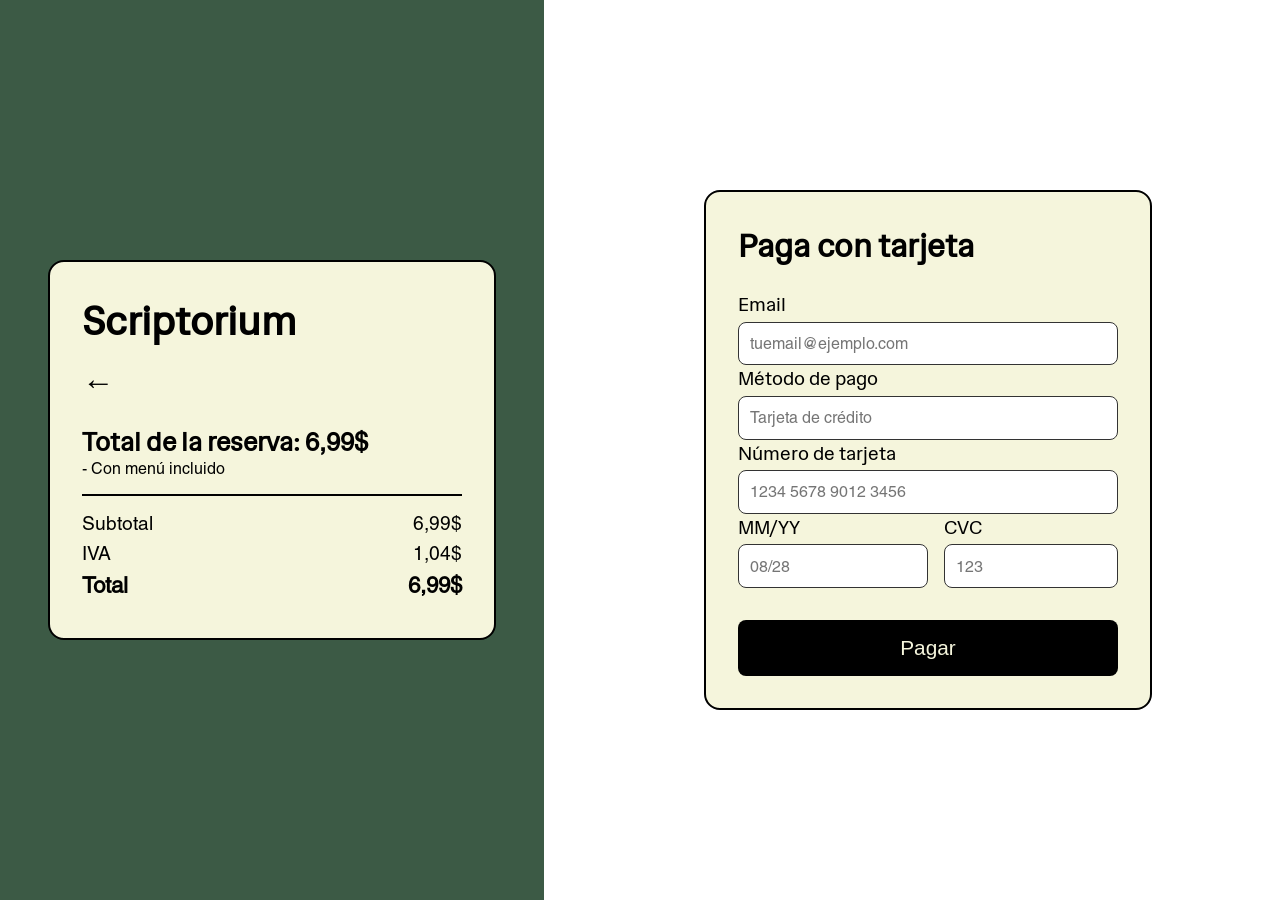
<file: html/eventos.html>
<!DOCTYPE html>
<html lang="en">
<head>
    <meta charset="UTF-8">
    <meta name="viewport" content="width=device-width, initial-scale=1.0">
    <link rel="stylesheet" href="../estilos/event.css">
    <title>Eventos</title>
</head>
<body>
<article id="pago-container">
    

   
    <div id="resumen">
        <h1>Scriptorium</h1>

        <a id="volver" href="../html/cafe.html">←</a>

        <h2>Total de la reserva: <span>6,99$</span></h2>
        <p>- Con menú incluido</p>

        <div class="linea"></div>

        <div class="fila">
            <span>Subtotal</span>
            <span>6,99$</span>
        </div>

        <div class="fila">
            <span>IVA</span>
            <span>1,04$</span>
        </div>

        <div class="fila total">
            <span>Total</span>
            <span>6,99$</span>
        </div>
    </div>
</article>   
<article id="pag-container">
    
    <div id="pago">
        <h2>Paga con tarjeta</h2>

        <label>Email</label>
        <input type="email" placeholder="tuemail@ejemplo.com">

        <label>Método de pago</label>
        <input type="text" placeholder="Tarjeta de crédito">

        <label>Número de tarjeta</label>
        <input type="text" placeholder="1234 5678 9012 3456">

        <div id="fila-doble">
            <div>
                <label>MM/YY</label>
                <input type="text" placeholder="08/28">
            </div>

            <div>
                <label>CVC</label>
                <input type="text" placeholder="123">
            </div>
        </div>

        <button id="btn-pagar">Pagar</button>
    </div>
</article> 

</body>
</html>
</file>
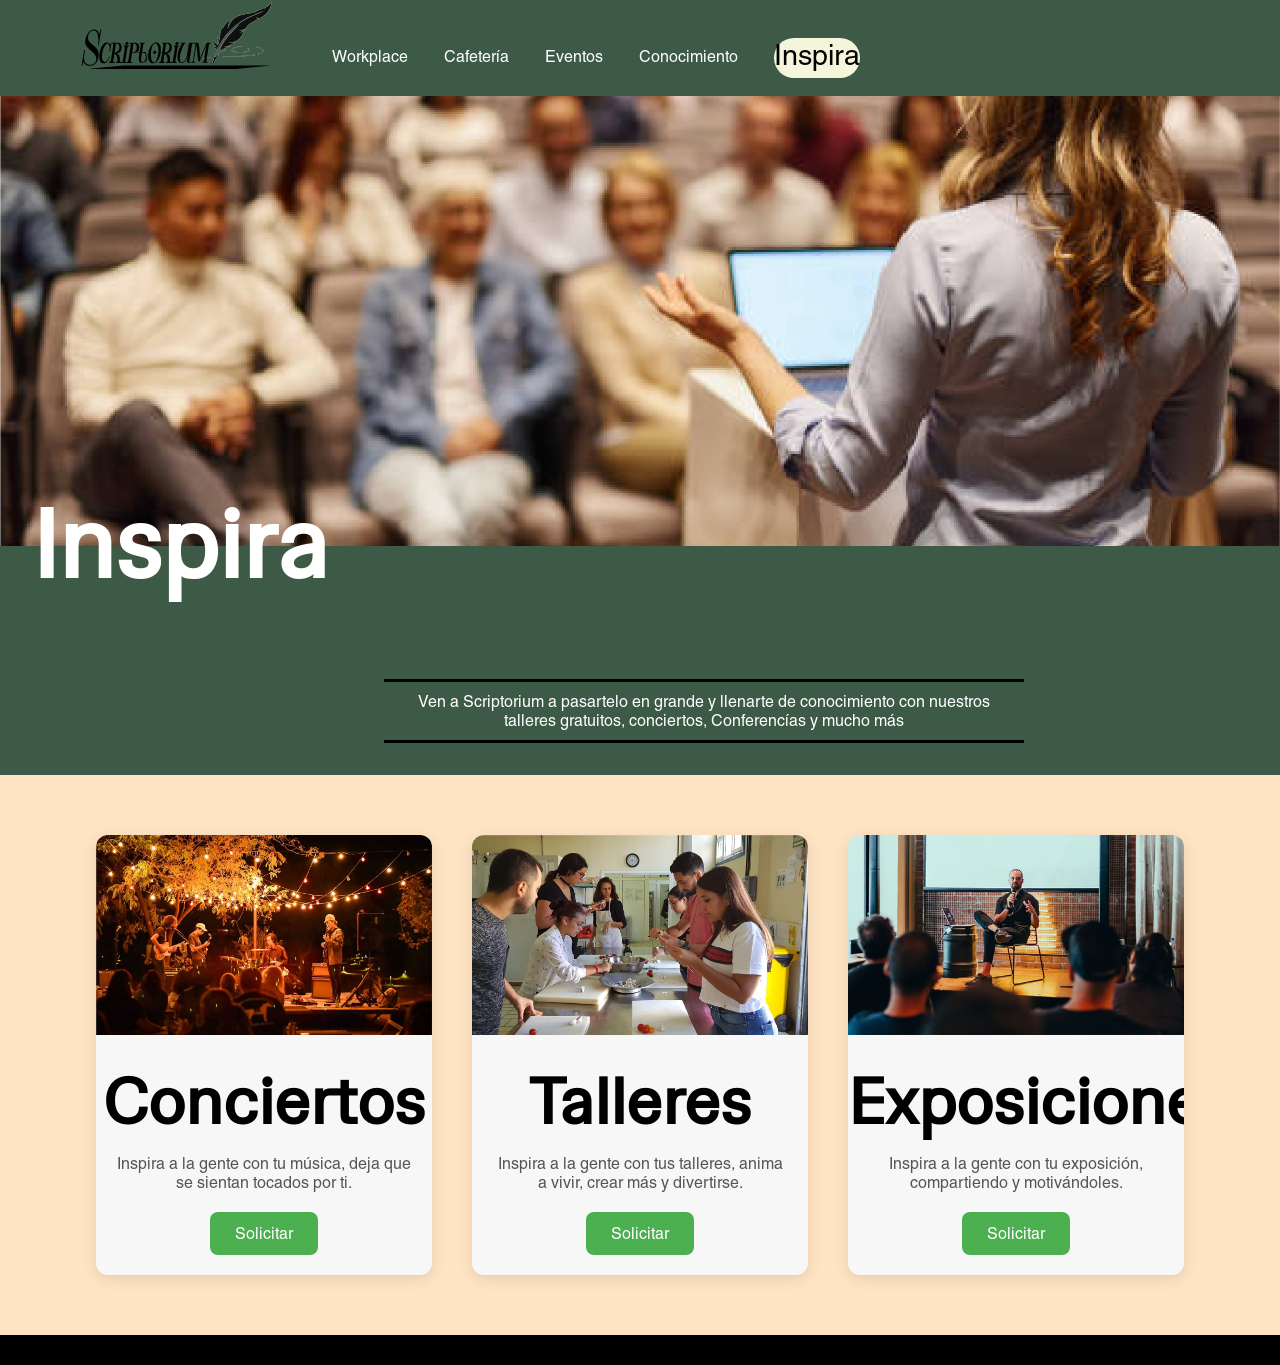
<file: html/inspira.html>
<!DOCTYPE html>
<html lang="en">
<head>
    <meta charset="UTF-8">
    <meta name="viewport" content="width=device-width, initial-scale=1.0">
    <link rel="stylesheet" href="../estilos/inspira.css">
    <title>Inspira</title>
</head>
<body>
   <nav>
        <a class="home" href=""><img src="../img/Logo.png" alt=""></a>
        <a href="../html/workspace.html" class="topnav">
            Workplace
        </a>
        <a href="../html/cafe.html" class="topnav">
            Cafetería
        </a>
        <a href="../html/wtf.html" class="topnav">
            Eventos
        </a>
        <a href="../html/conocimiento.html" class="topnav">
            Conocimiento
        </a>
        <a href="../html/inspira.html" class="actual">
            Inspira
        </a>
       <div class="subnav">

       </div>
    </nav>
    <header>
        <div id="caf">
        <img src="../img4/2Recurso_1.png" height="500rem" width="1000rem" alt="">
        <h2>Inspira</h2>
        </div>

        <p>
           Ven a Scriptorium a pasartelo en grande y llenarte de conocimiento con nuestros talleres gratuitos, conciertos, Conferencías y mucho más
        </p>
    </header>
  
  <section class="cards-section">

    <div class="card">
      <img src="../img4/2Recurso_5.png" alt="">
      <h2>Conciertos</h2>
      <p>Inspira a la gente con tu música, deja que se sientan tocados por ti.</p>
      <a href="#modal-conciertos" class="btn">Solicitar</a>
    </div>

    <div class="card">
      <img src="../img4/2Recurso_6.png" alt="">
      <h2>Talleres</h2>
      <p>Inspira a la gente con tus talleres, anima a vivir, crear más y divertirse.</p>
      <a href="#modal-talleres" class="btn">Solicitar</a>
    </div>

    <div class="card">
      <img src="../img4/2Recurso_7.png" alt="">
      <h2>Exposiciones</h2>
      <p>Inspira a la gente con tu exposición, compartiendo y motivándoles.</p>
      <a href="#modal-expo" class="btn">Solicitar</a>
    </div>

  </section>

  
  <div id="modal-conciertos" class="modal">
    <div class="modal-content">
      <a href="#" class="close">×</a>

      <h2>Conciertos</h2>
      <p>
        Buscamos innovar con la música que queráis ofrecer al público.
        No tenemos un estilo predeterminado pero sí un aforo y espacio limitado.
      </p>

      <div class="upload-box">+</div>

      <input type="email" placeholder="Email">
      <input type="text" placeholder="Teléfono">
      <input type="text" placeholder="DNI">

      <button class="send-btn">Enviar</button>
    </div>
  </div>

  
  <div id="modal-talleres" class="modal">
    <div class="modal-content">
      <a href="#" class="close">×</a>

      <h2>Talleres</h2>
      <p>
        Comparte tus conocimientos y ayuda a otros a desarrollar nuevas habilidades.
      </p>

      <div class="upload-box">+</div>

      <input type="email" placeholder="Email">
      <input type="text" placeholder="Teléfono">
      <input type="text" placeholder="DNI">

      <button class="send-btn">Enviar</button>
    </div>
  </div>

 
  <div id="modal-expo" class="modal">
    <div class="modal-content">
      <a href="#" class="close">×</a>

      <h2>Exposiciones</h2>
      <p>
        Comparte tu arte y motiva a otros con tu visión.
      </p>

      <div class="upload-box">+</div>

      <input type="email" placeholder="Email">
      <input type="text" placeholder="Teléfono">
      <input type="text" placeholder="DNI">

      <button class="send-btn">Enviar</button>
    </div>
  </div>
  <footer></footer>
</body>
</html>
</file>
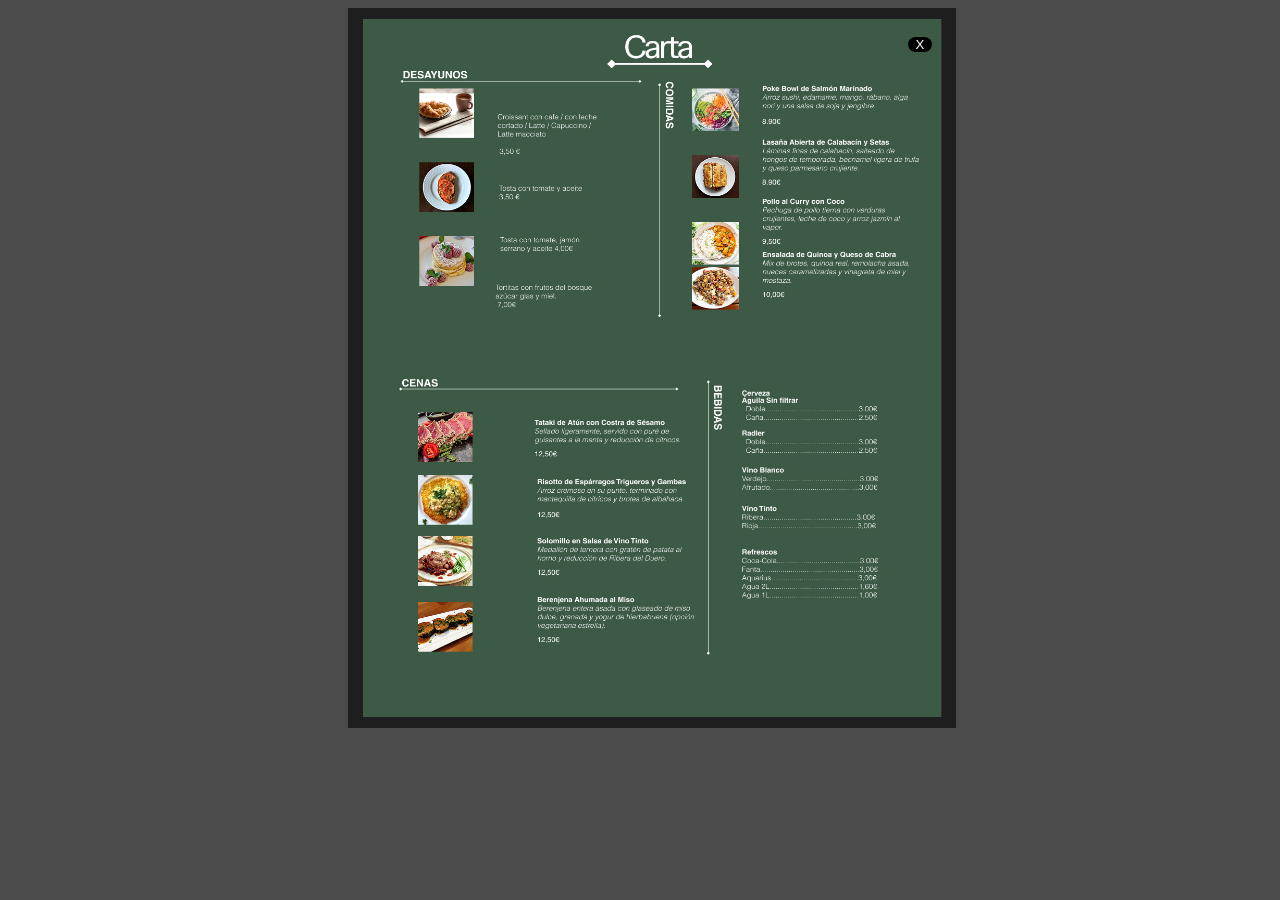
<file: html/menu.html>
<!DOCTYPE html>
<html lang="en">
<head>
    <meta charset="UTF-8">
    <meta name="viewport" content="width=device-width, initial-scale=1.0">
    <link rel="stylesheet" href="../estilos/menu.css">
    <title>Carta</title>
</head>
<body>
    <a href="../html/cafe.html"><button>X</button></a>
    <img src="../img/A4_2.jpg" alt="">
</body>
</html>
</file>
<file: estilos/event.css>
*{
    padding: 0;
    margin: 0;
    box-sizing: border-box;
}
@font-face {
  font-family: "fuente_titulos";
  src: url(../fonts/HedvigLettersSans-Regular.ttf);
}
@font-face {
    font-family: "fuente_texto";
    src: url(../fonts/Helvetica\ LT\ Pro\ Roman.ttf);
}
body{
    display: flex;
}
h1{
    font-family: "fuente_titulos";
}
p{
    font-family: "fuente_texto";
}
h2{
font-family: "fuente_titulos";
}
span{
font-family: "fuente_texto";
}
label{
    font-family: "fuente_titulos";
}
input{
    font-family: "fuente_texto";
}
a{
    text-decoration: none;
    color: black;
}
#pago-container{
    display: flex;
    justify-content: center;
    align-items: center;
   
    gap: 4rem;
    padding: 3rem;
    background-color: #3c5a45;
    min-height: 100vh;
    
}
#pag-container{
    display: flex;
    justify-content: center;
    align-items: center;
    margin-left: 10rem;
}

#resumen{
    background-color: beige;
    padding: 2rem;
    width: 28rem;
    border-radius: 1rem;
    border: 2px solid black;
}

#resumen h1{
    font-size: 2.5rem;
    margin-bottom: 1rem;
}

#volver{
    font-size: 2rem;
    cursor: pointer;
}

#resumen h2{
    margin-top: 1.5rem;
    font-size: 1.6rem;
}

.linea{
    width: 100%;
    height: 2px;
    background-color: black;
    margin: 1rem 0;
}

.fila{
    display: flex;
    justify-content: space-between;
    font-size: 1.2rem;
    margin: .5rem 0;
}

.total{
    font-weight: bold;
    font-size: 1.4rem;
}


#pago{
    background-color: beige;
    padding: 2rem;
    width: 28rem;
    border-radius: 1rem;
    border: 2px solid black;
}

#pago h2{
    font-size: 2rem;
    margin-bottom: 1.5rem;
}

label{
    font-size: 1.2rem;
    margin-top: 1rem;
}

input{
    width: 100%;
    padding: .7rem;
    border-radius: .5rem;
    border: 1px solid #333;
    margin-top: .3rem;
    font-size: 1rem;
}

#fila-doble{
    display: flex;
    gap: 1rem;
}

#btn-pagar{
    margin-top: 2rem;
    width: 100%;
    padding: 1rem;
    background-color: black;
    color: beige;
    border: none;
    border-radius: .5rem;
    font-size: 1.3rem;
    cursor: pointer;
    transition: .3s;
}

#btn-pagar:hover{
    background-color: bisque;
    color: black;
}

@media screen and (min-width: 480px) and (max-width: 600px) {
    
    body {
        flex-direction: column; 
        min-height: 100vh;
        background-color: #3c5a45;
    }

   
    #pago-container {
        width: 100%;
        min-height: auto;
        padding: 2rem 1rem 1rem 1rem; 
        gap: 0;
    }

    #resumen {
        width: 100%; 
        max-width: 100%;
        padding: 1.5rem;
    }

    #resumen h1 {
        font-size: 2.2rem;
        text-align: center;
    }

    
    #pag-container {
        width: 100%;
        margin-left: 0; 
        padding: 1rem 1rem 2rem 1rem;
    }

    #pago {
        width: 100%; 
        max-width: 100%;
        padding: 1.5rem;
    }

    #pago h2 {
        font-size: 1.8rem;
        margin-bottom: 1.5rem;
        text-align: center;
    }

    
    label {
        font-size: 1.2rem;
        margin-top: 0.8rem;
    }

    input {
        width: 100%;
        height: 2.5rem; 
        font-size: 1rem;
        padding: 0 0.8rem;
    }

    
    #fila-doble {
        flex-direction: column; 
        gap: 1rem;
    }

    #fila-doble div {
        width: 100%; 
    }

    
    #pago button {
        width: 100%;
        height: 3.5rem; 
        font-size: 1.3rem;
        margin-top: 2rem;
    }
}
</file>
<file: estilos/inspira.css>
*{
    padding: 0;
    margin: 0;
    box-sizing: border-box;
}
body{
    background-color: #3c5a45;
}
@font-face {
    font-family: "fuente_titulos";
    src: url(../fonts/HedvigLettersSans-Regular.ttf);
}
@font-face {
    font-family: "fuente_texto";
    src: url(../fonts/Helvetica\ LT\ Pro\ Roman.ttf);
}
body p{
    font-family: "fuente_texto";
    
}
body h2{
    font-family: "fuente_titulos";
    font-size: 4rem;
}
body h3{
    font-family: "fuente_titulos";
    font-size: 4rem;
}
body a{
  font-family: "fuente_texto";
}
.hero {
  background: url("imagenes/hero.jpg") center/cover no-repeat;
  padding: 120px 40px;
  text-align: center;
  color: black;
}

.hero h1 {
  font-size: 60px;
  margin-bottom: 20px;
}

.hero p {
  font-size: 20px;
  max-width: 700px;
  margin: auto;
}
nav{
display: flex;
justify-content: center;
align-items: center;
justify-content: space-between;
height: 6rem;
margin-left: 2rem;
margin-right: 2rem;
font-family: "fuente_texto";
}
.topnav{
    height: 2.5rem;
    width: auto;
    display: flex;
    justify-content: center;
    align-items: center;
    background-color: #3c5a45;
    text-decoration: none;
    color: white;
    position: relative;
    top: 0.5rem;
    text-decoration: none;
    transition: color 0.5s ease, font-size 0.5s ease-out, height 0.5s ease, width 0.5s ease;
    
}
.subnav{
    background-color: #3c5a45;
    height: 8rem;
    width: 22rem;
}
.topnav:hover{
    color: black;
    font-size: 1.8rem;
    background-color: beige;
    height: 2.5rem;
    width: auto;
    border-radius: 2rem;

    /* transition: color 1s ease, font-size 1s ease-out; */
}
.actual{
    color: black;
    font-size: 1.8rem;
    background-color: beige;
    height: 2.5rem;
    width: auto;
    border-radius: 2rem;
    text-decoration: none;
    position: relative;
    top: 0.6rem;
}

#caf img{
    
    height: 50vh;
    width: 100%;
    object-fit: cover;
    object-position: 0rem -15rem;
    /* object-position: 0 -30rem; */
}
#caf h2{
    font-family: "fuente_titulos";
    width: 52rem;
    position: relative;
    bottom: 4.4rem;
    right: -2rem;
    font-size: 6rem;
    color: #fff;
}
header p{
    position: relative;
    left: 24rem;
    text-align: center;
    color: white;
    border-top: black 0.2rem solid;
    border-bottom: black 0.2rem solid;
    width: 50%;
    padding: 10px;
    margin-bottom: 2rem;
}

.cards-section {
  display: flex;
  justify-content: center;
  gap: 40px;
  padding: 60px 40px;
  background-color: bisque;
}

.card {
  width: 28%;
  background: #f7f7f7;
  border-radius: 12px;
  overflow: hidden;
  box-shadow: 0 4px 15px rgba(0,0,0,0.1);
  text-align: center;
  padding-bottom: 20px;
}

.card img {
  width: 100%;
  height: 200px;
  object-fit: cover;
}

.card h2 {
  margin: 20px 0 10px;
}

.card p {
  padding: 0 20px;
  color: #555;
}

.btn {
  display: inline-block;
  margin-top: 20px;
  padding: 12px 25px;
  background: #4CAF50;
  color: white;
  text-decoration: none;
  border-radius: 8px;
  transition: 0.3s;
}

.btn:hover {
  background: #3e8e41;
}


.modal {
  position: fixed;
  top: 0;
  left: 0;
  width: 100%;
  height: 100%;
  background: rgba(0,0,0,0.6);
  display: none;
  justify-content: center;
  align-items: center;
  padding: 20px;
}


.modal:target {
  display: flex;
}

.modal-content {
  background: white;
  width: 450px;
  padding: 30px;
  border-radius: 12px;
  position: relative;
  text-align: left;
}

.close {
  position: absolute;
  top: 15px;
  right: 20px;
  font-size: 28px;
  text-decoration: none;
  color: #333;
}

.upload-box {
  width: 100%;
  height: 150px;
  border: 2px dashed #aaa;
  border-radius: 10px;
  font-size: 60px;
  color: #777;
  display: flex;
  justify-content: center;
  align-items: center;
  margin: 20px 0;
}

.modal-content input {
  width: 100%;
  padding: 12px;
  margin-bottom: 15px;
  border-radius: 6px;
  border: 1px solid #ccc;
}

.send-btn {
  width: 100%;
  padding: 12px;
  background: black;
  color: white;
  border: none;
  border-radius: 6px;
  cursor: pointer;
  font-size: 16px;
}

.send-btn:hover {
  background: #333;
}
footer{
    background-color: black;
    padding: 15px;
}

@media screen and (min-width: 480px) and (max-width: 600px) {

    body {
        overflow-x: hidden;
    }

    
    nav {
        flex-direction: column;
        height: auto;
        padding: 1.5rem 0;
        gap: 0.8rem;
        margin: 0 1rem;
    }

    nav a.home {
        display: flex;
        justify-content: center;
        align-items: center;
        width: 100%;
        margin-bottom: 1rem;
    }

    
    nav a.home img {
        width: 13rem;
        height: auto;
        object-fit: contain;
    }
    
    .topnav, .actual {
        width: 100%;
        text-align: center;
        top: 0;
        height: 3.2rem;
        display: flex;
        justify-content: center;
        align-items: center;
    }

    .subnav {
        display: none; 
    }

   
    #caf img {
        height: 35vh;
        display: none;
    }

    #caf h2 {
        width: 100%;
        position: static; 
        text-align: center;
        font-size: 3.5rem;
        background-color: #052a10;
        padding: 0.5rem 0;
    }

    header p {
        position: static;
        width: 90%;
        margin: 2rem auto;
        font-size: 1.1rem;
        border-left: none;
        border-right: none;
    }

   
    .cards-section {
        flex-direction: column; 
        align-items: center;
        gap: 2.5rem;
        padding: 30px 20px;
    }

    .card {
        width: 95%; 
        max-width: 25rem;
        padding-bottom: 25px;
    }

    .card h2 {
        font-size: 2rem;
    }

    .card p {
        font-size: 1.1rem;
    }

    .btn {
        width: 80%;
        padding: 14px 0;
        font-size: 1.1rem;
    }

    
    .modal {
        padding: 10px;
    }

    .modal-content {
        width: 95%;
        max-width: 400px;
        padding: 20px;
        border-radius: 10px;
    }

    .modal-content h2 {
        font-size: 2rem;
        margin-top: 10px;
    }

    .modal-content p {
        font-size: 1rem;
        line-height: 1.4;
    }

    .upload-box {
        height: 100px;
        font-size: 40px;
        margin: 15px 0;
    }

    .modal-content input {
        padding: 10px;
        font-size: 1rem;
        margin-bottom: 10px;
    }

    .send-btn {
        padding: 12px;
        font-size: 1.1rem;
    }

    .close {
        top: 10px;
        right: 15px;
        font-size: 32px;
    }

   
    footer {
        padding: 20px;
    }
}
</file>
<file: estilos/menu.css>
*{
    margin: 0;
    padding: 0;
    box-sizing: border-box;
}
body{
    display: flex;
    align-items: center;
    justify-content: center;
    background-color: rgba(0, 0, 0, 0.707);
}
button{
    position: relative;
    bottom: 20rem;
    left: 36.5rem;
    background-color: black;
    color: white;
    border-radius: 10rem;
    width: 1.5rem;
    border: none;
}
img{
    margin-top: 0.5rem;
    height: 45rem;
    width: 38rem;

}

@media screen and (min-width: 480px) and (max-width: 600px) {
    
    body {
        min-height: 100vh;
        padding: 1rem;
        flex-direction: column;
        justify-content: flex-start; 
        overflow-y: auto; 
    }

   
    button {
        position: static; 
        margin-bottom: 1.5rem;
        align-self: flex-end; 
        
        width: 3rem;
        height: 3rem;
        font-size: 1.5rem;
        font-weight: bold;
        border-radius: 50%;
        cursor: pointer;
        
        display: flex;
        justify-content: center;
        align-items: center;
        box-shadow: 0 4px 10px rgba(0, 0, 0, 0.3);
    }

    
    img {
        margin-top: 0;
        width: 100%; 
        height: auto; 
        max-width: 100%;
        border-radius: 8px;
        box-shadow: 0 4px 15px rgba(0, 0, 0, 0.5);
    }
}
</file>
